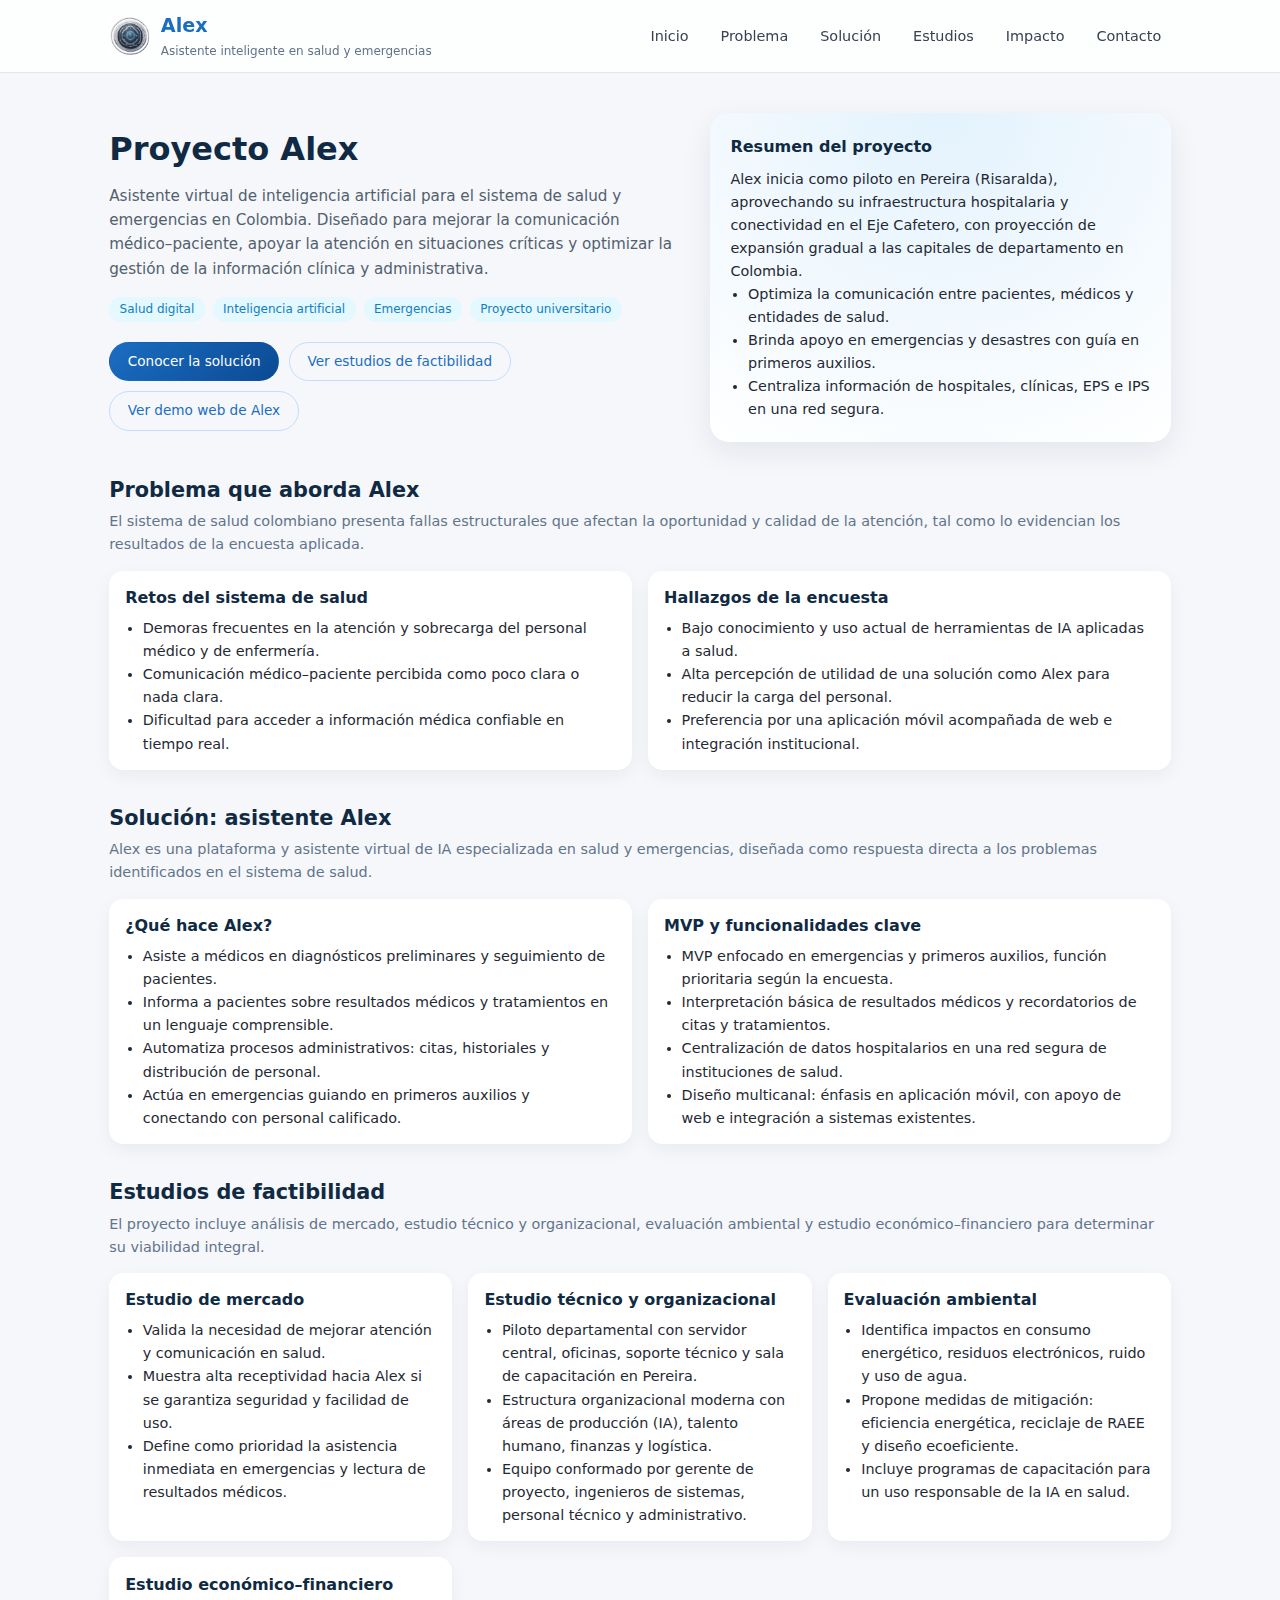
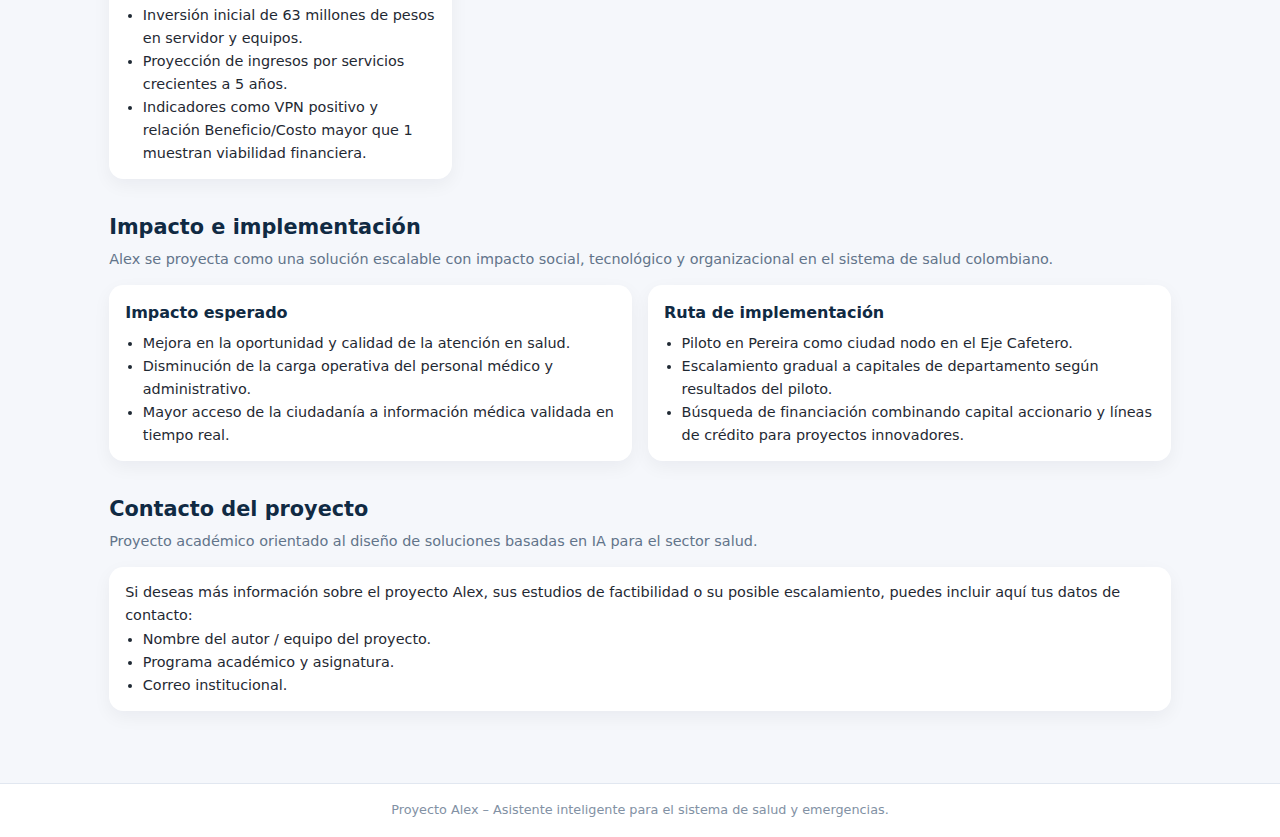
<file: index.html>
<!DOCTYPE html>
<html lang="es">
<head>
  <meta charset="UTF-8" />
  <title>Proyecto Alex – Asistente Inteligente en Salud</title>
  <meta name="viewport" content="width=device-width, initial-scale=1" />
  <link rel="stylesheet" href="css/style.css" />
  <script src="js/main.js" defer></script>
</head>
<body>
  <header>
  <div class="nav">
    <div class="nav-brand">
      <img src="images/logo sin fondo.JPG" alt="Logo Alex" class="logo-alex" />
      <div>
        <h1>Alex</h1>
        <span>Asistente inteligente en salud y emergencias</span>
      </div>
    </div>
    <ul>
      <li><a href="#inicio">Inicio</a></li>
      <li><a href="#problema">Problema</a></li>
      <li><a href="#solucion">Solución</a></li>
      <li><a href="#estudios">Estudios</a></li>
      <li><a href="#impacto">Impacto</a></li>
      <li><a href="#contacto">Contacto</a></li>
    </ul>
  </div>
</header>

  <main>
    <!-- INICIO -->
    <section id="inicio" class="hero">
      <div>
        <h2 class="hero-title">Proyecto Alex</h2>
        <p class="hero-subtitle">
          Asistente virtual de inteligencia artificial para el sistema de salud y emergencias en Colombia.
          Diseñado para mejorar la comunicación médico–paciente, apoyar la atención en situaciones críticas
          y optimizar la gestión de la información clínica y administrativa.
        </p>
        <div class="hero-tags">
          <span class="tag">Salud digital</span>
          <span class="tag">Inteligencia artificial</span>
          <span class="tag">Emergencias</span>
          <span class="tag">Proyecto universitario</span>
        </div>
        <div class="hero-cta">
            <a href="#solucion" class="btn-primary">Conocer la solución</a>
            <a href="#estudios" class="btn-outline">Ver estudios de factibilidad</a>
            <a href="alex-demo.html" class="btn-outline" target="_blank">
                Ver demo web de Alex
            </a>
        </div>
      </div>
      <div class="hero-card">
        <h3>Resumen del proyecto</h3>
        <p>
          Alex inicia como piloto en Pereira (Risaralda), aprovechando su infraestructura hospitalaria
          y conectividad en el Eje Cafetero, con proyección de expansión gradual a las capitales de
          departamento en Colombia.
        </p>
        <ul>
          <li>Optimiza la comunicación entre pacientes, médicos y entidades de salud.</li>
          <li>Brinda apoyo en emergencias y desastres con guía en primeros auxilios.</li>
          <li>Centraliza información de hospitales, clínicas, EPS e IPS en una red segura.</li>
        </ul>
      </div>
    </section>

    <!-- PROBLEMA -->
    <section id="problema">
      <h2 class="section-title">Problema que aborda Alex</h2>
      <p class="section-subtitle">
        El sistema de salud colombiano presenta fallas estructurales que afectan la oportunidad y calidad
        de la atención, tal como lo evidencian los resultados de la encuesta aplicada.
      </p>
      <div class="grid-2">
        <div class="card">
          <h3>Retos del sistema de salud</h3>
          <ul>
            <li>Demoras frecuentes en la atención y sobrecarga del personal médico y de enfermería.</li>
            <li>Comunicación médico–paciente percibida como poco clara o nada clara.</li>
            <li>Dificultad para acceder a información médica confiable en tiempo real.</li>
          </ul>
        </div>
        <div class="card">
          <h3>Hallazgos de la encuesta</h3>
          <ul>
            <li>Bajo conocimiento y uso actual de herramientas de IA aplicadas a salud.</li>
            <li>Alta percepción de utilidad de una solución como Alex para reducir la carga del personal.</li>
            <li>Preferencia por una aplicación móvil acompañada de web e integración institucional.</li>
          </ul>
        </div>
      </div>
    </section>

    <!-- SOLUCIÓN -->
    <section id="solucion">
      <h2 class="section-title">Solución: asistente Alex</h2>
      <p class="section-subtitle">
        Alex es una plataforma y asistente virtual de IA especializada en salud y emergencias, diseñada
        como respuesta directa a los problemas identificados en el sistema de salud.
      </p>
      <div class="grid-2">
        <div class="card">
          <h3>¿Qué hace Alex?</h3>
          <ul>
            <li>Asiste a médicos en diagnósticos preliminares y seguimiento de pacientes.</li>
            <li>Informa a pacientes sobre resultados médicos y tratamientos en un lenguaje comprensible.</li>
            <li>Automatiza procesos administrativos: citas, historiales y distribución de personal.</li>
            <li>Actúa en emergencias guiando en primeros auxilios y conectando con personal calificado.</li>
          </ul>
        </div>
        <div class="card">
          <h3>MVP y funcionalidades clave</h3>
          <ul>
            <li>MVP enfocado en emergencias y primeros auxilios, función prioritaria según la encuesta.</li>
            <li>Interpretación básica de resultados médicos y recordatorios de citas y tratamientos.</li>
            <li>Centralización de datos hospitalarios en una red segura de instituciones de salud.</li>
            <li>Diseño multicanal: énfasis en aplicación móvil, con apoyo de web e integración a sistemas existentes.</li>
          </ul>
        </div>
      </div>
    </section>

    <!-- ESTUDIOS -->
    <section id="estudios">
      <h2 class="section-title">Estudios de factibilidad</h2>
      <p class="section-subtitle">
        El proyecto incluye análisis de mercado, estudio técnico y organizacional, evaluación ambiental
        y estudio económico–financiero para determinar su viabilidad integral.
      </p>
      <div class="grid-2">
        <div class="card">
          <h3>Estudio de mercado</h3>
          <ul>
            <li>Valida la necesidad de mejorar atención y comunicación en salud.</li>
            <li>Muestra alta receptividad hacia Alex si se garantiza seguridad y facilidad de uso.</li>
            <li>Define como prioridad la asistencia inmediata en emergencias y lectura de resultados médicos.</li>
          </ul>
        </div>
        <div class="card">
          <h3>Estudio técnico y organizacional</h3>
          <ul>
            <li>Piloto departamental con servidor central, oficinas, soporte técnico y sala de capacitación en Pereira.</li>
            <li>Estructura organizacional moderna con áreas de producción (IA), talento humano, finanzas y logística.</li>
            <li>Equipo conformado por gerente de proyecto, ingenieros de sistemas, personal técnico y administrativo.</li>
          </ul>
        </div>
        <div class="card">
          <h3>Evaluación ambiental</h3>
          <ul>
            <li>Identifica impactos en consumo energético, residuos electrónicos, ruido y uso de agua.</li>
            <li>Propone medidas de mitigación: eficiencia energética, reciclaje de RAEE y diseño ecoeficiente.</li>
            <li>Incluye programas de capacitación para un uso responsable de la IA en salud.</li>
          </ul>
        </div>
        <div class="card">
          <h3>Estudio económico–financiero</h3>
          <ul>
            <li>Inversión inicial de 63 millones de pesos en servidor y equipos.</li>
            <li>Proyección de ingresos por servicios crecientes a 5 años.</li>
            <li>Indicadores como VPN positivo y relación Beneficio/Costo mayor que 1 muestran viabilidad financiera.</li>
          </ul>
        </div>
      </div>
    </section>

    <!-- IMPACTO -->
    <section id="impacto">
      <h2 class="section-title">Impacto e implementación</h2>
      <p class="section-subtitle">
        Alex se proyecta como una solución escalable con impacto social, tecnológico y organizacional
        en el sistema de salud colombiano.
      </p>
      <div class="grid-2">
        <div class="card">
          <h3>Impacto esperado</h3>
          <ul>
            <li>Mejora en la oportunidad y calidad de la atención en salud.</li>
            <li>Disminución de la carga operativa del personal médico y administrativo.</li>
            <li>Mayor acceso de la ciudadanía a información médica validada en tiempo real.</li>
          </ul>
        </div>
        <div class="card">
          <h3>Ruta de implementación</h3>
          <ul>
            <li>Piloto en Pereira como ciudad nodo en el Eje Cafetero.</li>
            <li>Escalamiento gradual a capitales de departamento según resultados del piloto.</li>
            <li>Búsqueda de financiación combinando capital accionario y líneas de crédito para proyectos innovadores.</li>
          </ul>
        </div>
      </div>
    </section>

    <!-- CONTACTO -->
    <section id="contacto">
      <h2 class="section-title">Contacto del proyecto</h2>
      <p class="section-subtitle">
        Proyecto académico orientado al diseño de soluciones basadas en IA para el sector salud.
      </p>
      <div class="card">
        <p>
          Si deseas más información sobre el proyecto Alex, sus estudios de factibilidad o su posible
          escalamiento, puedes incluir aquí tus datos de contacto:
        </p>
        <ul>
          <li>Nombre del autor / equipo del proyecto.</li>
          <li>Programa académico y asignatura.</li>
          <li>Correo institucional.</li>
        </ul>
      </div>
    </section>
  </main>

  <footer>
    Proyecto Alex – Asistente inteligente para el sistema de salud y emergencias.
  </footer>
</body>
</html>
</file>
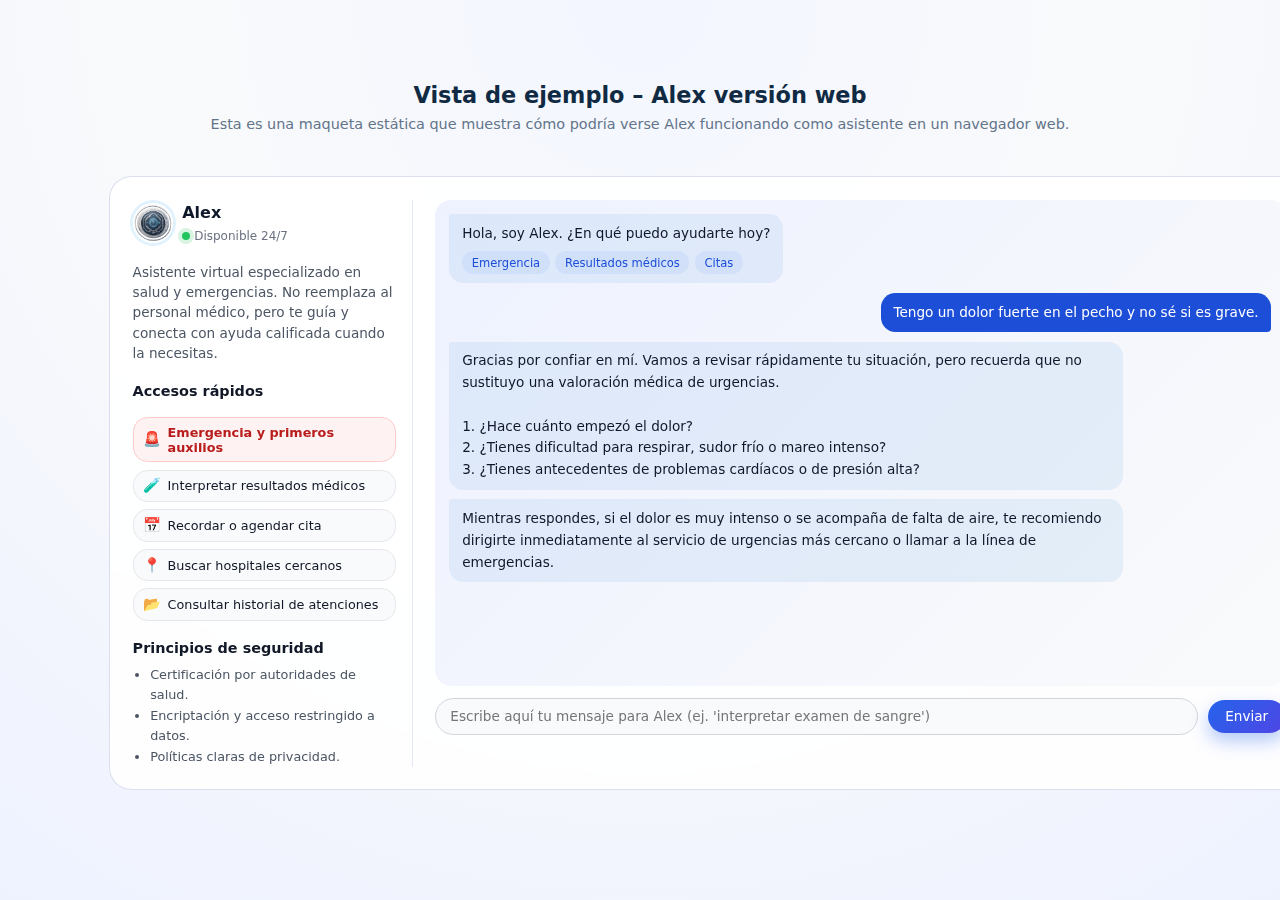
<file: alex-demo.html>
<!DOCTYPE html>
<html lang="es">
<head>
  <meta charset="UTF-8" />
  <title>Alex – Vista de ejemplo</title>
  <meta name="viewport" content="width=device-width, initial-scale=1" />
  <!-- Estilos generales del sitio -->
  <link rel="stylesheet" href="css/style.css" />
  <!-- Estilos específicos de la demo -->
  <link rel="stylesheet" href="css/demo.css" />
</head>
<body>
  <main>
    <h1 class="demo-title">
      Vista de ejemplo – Alex versión web
    </h1>
    <p class="demo-subtitle">
      Esta es una maqueta estática que muestra cómo podría verse Alex funcionando como asistente en un navegador web.
    </p>

    <div class="app-wrapper">
      <!-- Lateral izquierdo -->
      <aside class="app-sidebar">
        <div class="assistant-header">
          <img src="images/logo sin fondo.JPG" alt="Logo Alex" />
          <div>
            <h2>Alex</h2>
            <small><span class="status-dot"></span>Disponible 24/7</small>
          </div>
        </div>
        <p>
          Asistente virtual especializado en salud y emergencias. No reemplaza al personal médico,
          pero te guía y conecta con ayuda calificada cuando la necesitas.
        </p>

        <h3>Accesos rápidos</h3>
        <div class="quick-actions">
          <button class="emergency"><span class="icon">🚨</span> Emergencia y primeros auxilios</button>
          <button><span class="icon">🧪</span> Interpretar resultados médicos</button>
          <button><span class="icon">📅</span> Recordar o agendar cita</button>
          <button><span class="icon">📍</span> Buscar hospitales cercanos</button>
          <button><span class="icon">📂</span> Consultar historial de atenciones</button>
        </div>

        <h3>Principios de seguridad</h3>
        <ul>
          <li>Certificación por autoridades de salud.</li>
          <li>Encriptación y acceso restringido a datos.</li>
          <li>Políticas claras de privacidad.</li>
        </ul>
      </aside>

      <!-- Panel principal -->
      <section class="app-main">
        <div class="chat-window">
          <div class="msg msg-bot">
            Hola, soy Alex. ¿En qué puedo ayudarte hoy?
            <div class="pill-row">
              <span class="pill">Emergencia</span>
              <span class="pill">Resultados médicos</span>
              <span class="pill">Citas</span>
            </div>
          </div>

          <div class="msg msg-user">
            Tengo un dolor fuerte en el pecho y no sé si es grave.
          </div>

          <div class="msg msg-bot">
            Gracias por confiar en mí. Vamos a revisar rápidamente tu situación, pero recuerda que
            no sustituyo una valoración médica de urgencias.
            <br /><br />
            1. ¿Hace cuánto empezó el dolor?<br />
            2. ¿Tienes dificultad para respirar, sudor frío o mareo intenso?<br />
            3. ¿Tienes antecedentes de problemas cardíacos o de presión alta?
          </div>

          <div class="msg msg-bot">
            Mientras respondes, si el dolor es muy intenso o se acompaña de falta de aire,
            te recomiendo dirigirte inmediatamente al servicio de urgencias más cercano
            o llamar a la línea de emergencias.
          </div>
        </div>

        <div class="chat-input">
          <input type="text" placeholder="Escribe aquí tu mensaje para Alex (ej. 'interpretar examen de sangre')" />
          <button>Enviar</button>
        </div>
      </section>
    </div>
  </main>
</body>
</html>
</file>
<file: css/demo.css>
/* Demostración web de Alex – estilos específicos */

html, body {
  height: 100%;
}

body {
  background: radial-gradient(circle at top, #f3f6ff 0, #f9fafb 45%, #eef2ff 100%);
}

main {
  min-height: 100vh;
  display: flex;
  flex-direction: column;
  justify-content: center;
}

.demo-title {
  text-align: center;
  margin-top: 1rem;
  font-size: 1.4rem;
  color: #102a43;
}

.demo-subtitle {
  text-align: center;
  font-size: 0.9rem;
  color: #62748a;
  margin-bottom: 1rem;
}

/* Contenedor principal de la app */

.app-wrapper {
  width: min(1200px, 95vw);
  margin: 1.5rem auto 2rem;
  padding: 1.4rem;
  border-radius: 1.4rem;
  background: rgba(255, 255, 255, 0.9);
  backdrop-filter: blur(14px);
  border: 1px solid rgba(210, 215, 235, 0.8);
  display: grid;
  grid-template-columns: 280px minmax(0, 1fr);
  gap: 1.4rem;
}

/* Barra lateral izquierda */

.app-sidebar {
  border-right: 1px solid #e2e8f0;
  padding-right: 1rem;
  font-size: 0.85rem;
}

.assistant-header {
  display: flex;
  align-items: center;
  gap: 0.6rem;
  margin-bottom: 0.9rem;
}

.assistant-header img {
  width: 40px;
  height: 40px;
  border-radius: 999px;
  object-fit: cover;
  box-shadow: 0 0 0 3px #e0f2fe;
}

.assistant-header h2 {
  font-size: 1rem;
  margin: 0;
  color: #0f172a;
  font-weight: 600;
}

.assistant-header small {
  color: #6b7280;
  font-size: 0.75rem;
}

.status-dot {
  display: inline-block;
  width: 8px;
  height: 8px;
  border-radius: 999px;
  background: #22c55e;
  box-shadow: 0 0 0 4px rgba(34, 197, 94, 0.18);
  margin-right: 0.25rem;
}

.app-sidebar p {
  color: #4b5563;
  line-height: 1.5;
}

.app-sidebar h3 {
  font-size: 0.9rem;
  margin-top: 1rem;
  margin-bottom: 0.2rem;
  color: #111827;
}

.app-sidebar ul {
  font-size: 0.8rem;
  margin-left: 1.1rem;
  margin-top: 0.3rem;
  color: #4b5563;
}

/* Botones de accesos rápidos */

.quick-actions {
  display: flex;
  flex-direction: column;
  gap: 0.45rem;
  margin-top: 0.9rem;
}

.quick-actions button {
  border-radius: 0.9rem;
  border: 1px solid #e5e7eb;
  background: #f9fafb;
  padding: 0.42rem 0.6rem;
  font-size: 0.8rem;
  text-align: left;
  cursor: pointer;
  color: #111827;
  display: flex;
  align-items: center;
  gap: 0.4rem;
  transition: background 0.15s ease, border-color 0.15s ease, transform 0.12s ease;
}

.quick-actions button span.icon {
  font-size: 0.9rem;
}

.quick-actions button.emergency {
  border-color: #fecaca;
  background: #fef2f2;
  color: #b91c1c;
  font-weight: 600;
}

.quick-actions button:hover {
  background: #eef2ff;
  border-color: #c7d2fe;
  transform: translateY(-1px);
}

/* Panel principal y chat */

.app-main {
  display: flex;
  flex-direction: column;
  min-height: 380px;
}

.chat-window {
  flex: 1;
  border-radius: 1rem;
  background: linear-gradient(135deg, #eef2ff, #f9fafb);
  padding: 0.9rem;
  display: flex;
  flex-direction: column;
  gap: 0.6rem;
  overflow-y: auto;
}

.chat-window::-webkit-scrollbar {
  width: 6px;
}

.chat-window::-webkit-scrollbar-thumb {
  background: #c7d2fe;
  border-radius: 999px;
}

.msg {
  max-width: 82%;
  padding: 0.55rem 0.8rem;
  border-radius: 0.9rem;
  font-size: 0.85rem;
}

.msg-bot {
  align-self: flex-start;
  background: rgba(15, 118, 210, 0.08);
  color: #0f172a;
  border-top-left-radius: 0.2rem;
}

.msg-user {
  align-self: flex-end;
  background: #1d4ed8;
  color: #ffffff;
  border-bottom-right-radius: 0.25rem;
}

/* Entrada de chat */

.chat-input {
  margin-top: 0.75rem;
  display: flex;
  gap: 0.6rem;
  align-items: center;
}

.chat-input input {
  flex: 1;
  padding: 0.6rem 0.9rem;
  border-radius: 999px;
  border: 1px solid #d1d5db;
  font-size: 0.85rem;
  outline: none;
  background: #f9fafb;
  color: #111827;
}

.chat-input input:focus {
  border-color: #6366f1;
  box-shadow: 0 0 0 2px rgba(129, 140, 248, 0.35);
  background: #ffffff;
}

.chat-input button {
  border-radius: 999px;
  border: none;
  padding: 0.55rem 1.1rem;
  background: linear-gradient(135deg, #2563eb, #4f46e5);
  color: #ffffff;
  font-size: 0.85rem;
  cursor: pointer;
  transition: transform 0.12s ease, box-shadow 0.12s ease;
  box-shadow: 0 8px 18px rgba(37, 99, 235, 0.35);
}

.chat-input button:hover {
  transform: translateY(-1px);
  box-shadow: 0 10px 24px rgba(37, 99, 235, 0.45);
}

/* Chips de opciones rápidas dentro del chat */

.pill-row {
  display: flex;
  flex-wrap: wrap;
  gap: 0.35rem;
  margin-top: 0.4rem;
}

.pill {
  font-size: 0.72rem;
  padding: 0.15rem 0.6rem;
  border-radius: 999px;
  background: rgba(59, 130, 246, 0.08);
  color: #1d4ed8;
}

/* Adaptación a pantallas pequeñas */

@media (max-width: 820px) {
  .app-wrapper {
    margin: 1.2rem auto 2.2rem;
    padding: 1rem;
    grid-template-columns: 1fr;
  }

  .app-sidebar {
    border-right: none;
    border-bottom: 1px solid #e2e8f0;
    padding-right: 0;
    padding-bottom: 0.9rem;
    margin-bottom: 0.6rem;
  }
}
</file>
<file: css/style.css>
:root {
  --primary: #1b6dc1;
  --secondary: #12b886;
  --bg: #f5f7fb;
  --text: #1f2933;
  --card: #ffffff;
}

/* Reset básico y tipografía global */
* {
  box-sizing: border-box;
  margin: 0;
  padding: 0;
  font-family: system-ui, -apple-system, BlinkMacSystemFont, "Segoe UI", sans-serif;
}

html, body {
  height: 100%;
}

body {
  background: var(--bg);
  color: var(--text);
  line-height: 1.6;
  overflow-x: hidden; /* evita scroll horizontal en móviles */
}

/* Imágenes fluidas */
img {
  max-width: 100%;
  height: auto;
}

/* HEADER y NAVBAR */

header {
  position: sticky;
  top: 0;
  z-index: 100;
  background: #ffffffcc;
  backdrop-filter: blur(8px);
  border-bottom: 1px solid #e1e7f0;
}

.nav {
  max-width: 1100px;
  margin: 0 auto;
  padding: 0.7rem 1.2rem;
  display: flex;
  align-items: center;
  justify-content: space-between;
}

.nav-brand {
  display: flex;
  align-items: center;
  gap: 0.6rem;
}

.logo-alex {
  width: 42px;
  height: 42px;
  object-fit: contain;
}

.nav h1 {
  font-size: 1.2rem;
  font-weight: 700;
  color: var(--primary);
}

.nav span {
  font-size: 0.75rem;
  color: #62748a;
  display: block;
}

.nav ul {
  list-style: none;
  display: flex;
  gap: 0.8rem;
  font-size: 0.9rem;
}

.nav a {
  text-decoration: none;
  color: #364152;
  padding: 0.3rem 0.6rem;
  border-radius: 999px;
}

.nav a:hover {
  background: #e3f2fd;
  color: var(--primary);
}

/* CONTENIDO PRINCIPAL */

main {
  max-width: 1100px;
  margin: 0 auto;
  padding: 1.5rem 1.2rem 2.5rem;
}

section {
  margin-bottom: 2rem;
}

/* HERO (sección Inicio) */

.hero {
  display: grid;
  grid-template-columns: minmax(0, 2fr) minmax(0, 1.6fr);
  gap: 1.5rem;
  align-items: center;
  padding-top: 1rem;
}

.hero-title {
  font-size: 2rem;
  font-weight: 800;
  color: #102a43;
  margin-bottom: 0.5rem;
}

.hero-subtitle {
  font-size: 0.95rem;
  color: #52606d;
  margin-bottom: 1rem;
}

.hero-tags {
  display: flex;
  flex-wrap: wrap;
  gap: 0.5rem;
  margin-bottom: 1.2rem;
}

.tag {
  font-size: 0.75rem;
  padding: 0.2rem 0.65rem;
  border-radius: 999px;
  background: #e3f8ff;
  color: #127fbf;
}

.hero-cta {
  display: flex;
  flex-wrap: wrap;
  gap: 0.6rem;
}

.btn-primary,
.btn-outline {
  border-radius: 999px;
  font-size: 0.85rem;
  padding: 0.5rem 1.1rem;
  border: 1px solid transparent;
  cursor: pointer;
  text-decoration: none;
  display: inline-flex;
  align-items: center;
  gap: 0.4rem;
}

.btn-primary {
  background: linear-gradient(135deg, var(--primary), #0b4a94);
  color: #ffffff;
}

.btn-outline {
  background: transparent;
  color: var(--primary);
  border-color: #c4ddff;
}

/* Tarjeta lateral en el hero */

.hero-card {
  background: radial-gradient(circle at top, #e3f2fd, #ffffff);
  border-radius: 1.2rem;
  padding: 1.3rem;
  box-shadow: 0 10px 30px rgba(15, 23, 42, 0.08);
  font-size: 0.9rem;
}

.hero-card h3 {
  font-size: 1rem;
  margin-bottom: 0.5rem;
  color: #102a43;
}

.hero-card ul {
  margin-left: 1.1rem;
}

/* TÍTULOS DE SECCIÓN Y PARRAFOS */

h2.section-title {
  font-size: 1.3rem;
  margin-bottom: 0.2rem;
  color: #102a43;
}

p.section-subtitle {
  font-size: 0.9rem;
  color: #62748a;
  margin-bottom: 0.9rem;
}

/* GRID GENÉRICO PARA TARJETAS */

.grid-2 {
  display: grid;
  grid-template-columns: repeat(auto-fit, minmax(260px, 1fr));
  gap: 1rem;
}

/* TARJETAS GENERALES */

.card {
  background: var(--card);
  border-radius: 0.9rem;
  padding: 0.9rem 1rem;
  box-shadow: 0 6px 18px rgba(15, 23, 42, 0.05);
  font-size: 0.9rem;
}

.card h3 {
  font-size: 1rem;
  margin-bottom: 0.4rem;
  color: #102a43;
}

.card ul {
  margin-left: 1.1rem;
}

/* FOOTER */

footer {
  border-top: 1px solid #e1e7f0;
  padding: 1rem 1.2rem;
  font-size: 0.8rem;
  color: #8291a4;
  text-align: center;
  background: #ffffff;
}

/* RESPONSIVE – MÓVIL Y TABLET */

@media (max-width: 768px) {
  main {
    max-width: 100%;
    padding: 1rem 0.9rem 2rem;
  }

  .nav {
    padding: 0.6rem 0.9rem;
  }

  /* Mostramos solo la marca en móvil; si luego quieres un menú hamburguesa, aquí se agregaría */
  .nav ul {
    display: none;
  }

  .hero {
    grid-template-columns: 1fr;
    padding-top: 0.8rem;
  }

  .hero-title {
    font-size: 1.6rem;
  }

  .hero-subtitle {
    font-size: 0.9rem;
  }

  .hero-card {
    order: 2; /* opcional: mostrar la tarjeta debajo del texto principal */
  }

  .grid-2 {
    grid-template-columns: 1fr;
    gap: 0.8rem;
  }

  .card {
    padding: 0.85rem 0.9rem;
  }
}
</file>
